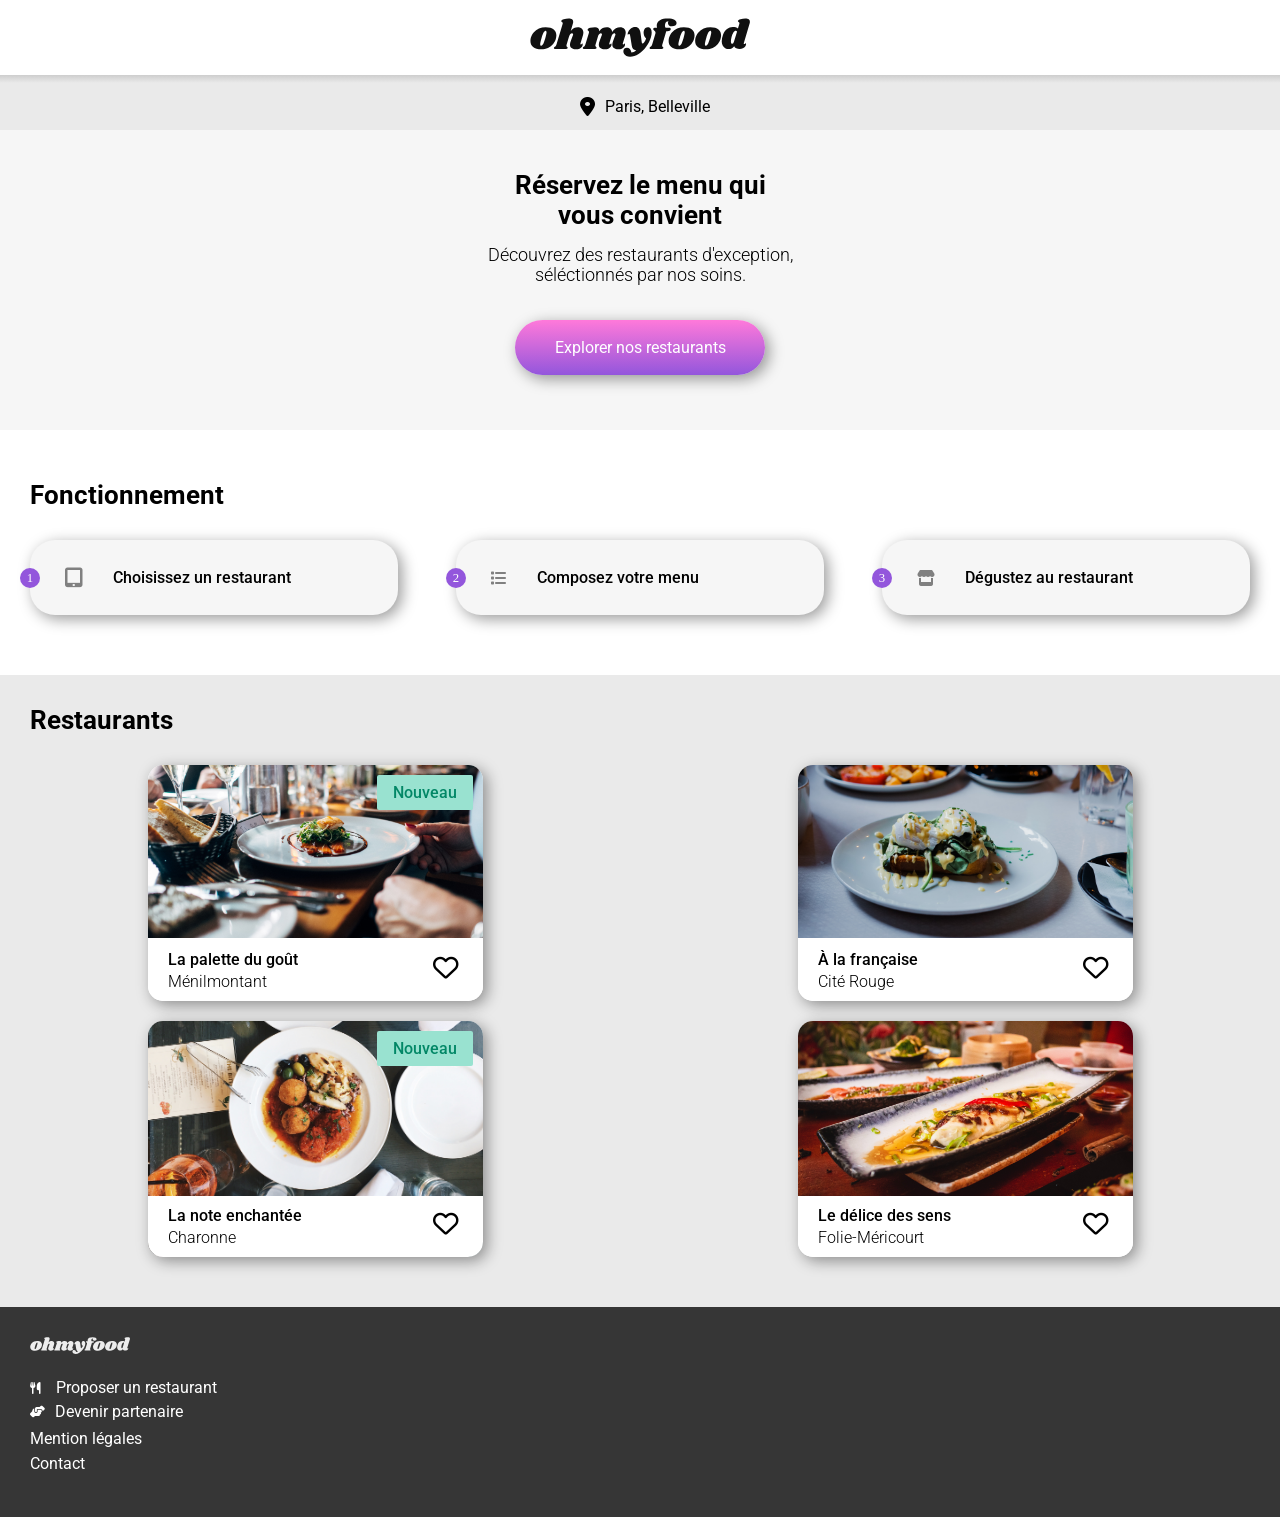
<file: index.html>
<!DOCTYPE html>
<html lang="en">
<head>
  <meta charset="UTF-8">
  <meta http-equiv="X-UA-Compatible" content="IE=edge">
  <meta name="viewport" content="width=device-width, initial-scale=1.0">
  <link rel="preconnect" href="https://fonts.googleapis.com">
  <link rel="preconnect" href="https://fonts.gstatic.com" crossorigin>
  <link href="https://fonts.googleapis.com/css2?family=Shrikhand&display=swap" rel="stylesheet">
  <link rel="preconnect" href="https://fonts.googleapis.com">
  <link rel="preconnect" href="https://fonts.gstatic.com" crossorigin>
  <link href="https://fonts.googleapis.com/css2?family=Roboto:wght@100;300;400;500;700;900&display=swap" rel="stylesheet">
  <link rel="stylesheet" href="https://cdnjs.cloudflare.com/ajax/libs/font-awesome/6.2.0/css/all.min.css" integrity="sha512-xh6O/CkQoPOWDdYTDqeRdPCVd1SpvCA9XXcUnZS2FmJNp1coAFzvtCN9BmamE+4aHK8yyUHUSCcJHgXloTyT2A==" crossorigin="anonymous" referrerpolicy="no-referrer" />
  <link rel="stylesheet" href="./public/css/style.css">
  <title>Ohmyfood</title>
</head>
<body>
  <div class="loader-container">
    <div class="loader-position">
      <div class="loader-center">
       <span class="loader"></span> 
      </div>      
        <span class="header__logo-titre">ohmyfood</span>
    </div>  
  </div>
  <header class="header">
    <img class= "header__logo" src="./images/logo/ohmyfood@2x.svg"  alt="Logo picture">
  </header>
  <div class="header__locate">
    <i class="header__locate__icon fa-lg fa-solid fa-location-dot"></i>
    <p class="header__locate__city">Paris, Belleville</p>
  </div>
  <section class="reservation">
    <div class="reservation__title">
      <p>Réservez le menu qui</p>
      <p>vous convient</p>
    </div>
    <div class="reservation__description">
      <p>Découvrez des restaurants d'exception,</p>
      <p>séléctionnés par nos soins.</p>
    </div>    
      <button class="btn">Explorer nos restaurants</button>          
  </section>
  <section class="operation">
    <p class="operation__title">Fonctionnement</p>
    <div class="operation__container">
      <div class="operation__bloc">
        <div>1</div>
        <i class="fa-solid fa-lg fa-tablet-screen-button"></i>
        <p>Choisissez un restaurant</p>
      </div>
      <div class="operation__bloc">
        <div>2</div>
        <i class="fa-solid fa-list"></i>
        <p>Composez votre menu</p>
      </div>
      <div class="operation__bloc operation__bloc--active">
        <div>3</div>
        <i class="fa-solid fa-store"></i>
        <p>Dégustez au restaurant</p>
      </div>
    </div>    
  </section>
  <section class="restaurant">
    <p class="restaurant__title">Restaurants</p>
    <div class="restaurant__cards">
      <div class="card">
        <a href="./pages/La_palette_du_gout.html">
          <div class="card__image">
          <img class="card__image--position1" src="./images/restaurants/jay-wennington-N_Y88TWmGwA-unsplash.jpg" alt=" Picture of La palette du goût">
          <div class="card__button">Nouveau</div>  
          </div>          
          <div class="card-body">
            <div class="card-text">
             <p class="card__title">La palette du goût</p>
             <p class="card__location">Ménilmontant</p>                        
            </div>
            <div class="card__icon">              
              <i class="fa-regular fa-heart"></i>
              <i class=" fa-solid fa-heart"></i> 
            </div>                    
          </div>
        </a>        
      </div>
      <div class="card">
        <a href="./pages/La_note_enchantee.html">
          <div class="card__image">
             <img class="card__image--position2" src="./images/restaurants/stil-u2Lp8tXIcjw-unsplash.jpg" alt=" Picture of La palette du goût">
             <div class="card__button">Nouveau</div>  
          </div>          
          <div class="card-body">
            <div class="card-text">
              <p class="card__title">La note enchantée</p>
              <p class="card__location">Charonne</p>            
            </div>
            <div class="card__icon">              
              <i class="fa-regular fa-heart"></i>
              <i class=" fa-solid fa-heart"></i> 
            </div>             
          </div>
        </a>        
      </div>
      <div class="card">
        <a href="./pages/A_la_francaise.html">
          <div class="card__image">
          <img class="card__image--position1" src="./images/restaurants/toa-heftiba-DQKerTsQwi0-unsplash.jpg" alt=" Picture of La palette du goût">
           
          </div>          
          <div class="card-body">
            <div class="card-text">
            <p class="card__title">À la française</p>
            <p class="card__location">Cité Rouge</p>            
            </div>
            <div class="card__icon">              
              <i class="fa-regular fa-heart"></i>
              <i class=" fa-solid fa-heart"></i> 
            </div>             
          </div>
        </a>        
      </div>
      <div class="card">
        <a href="./pages/Le_delice_des_sens.html">
          <div class="card__image">
          <img class="card__image--position1" src="./images/restaurants/louis-hansel-shotsoflouis-qNBGVyOCY8Q-unsplash.jpg" alt=" Picture of La palette du goût">            
          </div>          
          <div class="card-body">
            <div class="card-text">
            <p class="card__title">Le délice des sens</p>
            <p class="card__location">Folie-Méricourt</p>            
            </div>
            <div class="card__icon">              
              <i class="fa-regular fa-heart"></i>
              <i class=" fa-solid fa-heart"></i> 
            </div>            
          </div>
        </a>        
      </div>
    </div>
  </section>
  <footer class="footer">
    <img class= "footer__logo" src="./images/logo/ohmyfood@2x.svg"  alt="Logo picture">
    
      <div class="footer__bloc">
       <i class="icon-position  fa-solid fa-utensils fa-xs"></i>
       <a href="#"><span class="margin">Proposer un restaurant</span></a>
      </div>
      <div class="footer__bloc">
        <i class="fa-solid fa-handshake-angle fa-xs"></i>
        <a href="#">Devenir partenaire</a>
      </div>
      <a href="#" class="footer__link">Mention légales</a><br>
      <a href="mailto:contact@ohmyfood.fr" class="footer__link">Contact</a>
    

  </footer>
</body>
</html>
</file>
<file: public/css/style.css>
/* Colors */
/*  Fonts */
/* Button */
/* contient les fichiers qui definissent es fondations de votre site, 
par exemple la police de caractere et les normes que vous voulez appliquer 
sur tout votre site, telles que le box-sizing*/
* {
  box-sizing: border-box;
  margin: 0;
  padding: 0;
}

body {
  font-size: 16px;
}

a {
  text-decoration: none;
  color: inherit;
}

@keyframes loader {
  0% {
    opacity: 0.98;
    z-index: 2;
  }
  80%, 100% {
    opacity: 0.9;
    z-index: 2;
  }
  100% {
    opacity: 0;
    z-index: -2;
  }
}
@keyframes rotation {
  0% {
    transform: rotate(0deg);
  }
  100% {
    transform: rotate(360deg);
  }
}
@keyframes rotationBack {
  0% {
    transform: rotate(0deg);
  }
  100% {
    transform: rotate(-360deg);
  }
}
.loader-container {
  position: fixed;
  height: 100vh;
  background-color: #fff;
  inset: 0;
  animation: loader 3000ms forwards;
}
.loader-container .loader-position {
  position: absolute;
  top: 50%;
  left: 50%;
  transform: translate(-50%, -50%);
}

.loader {
  width: 48px;
  height: 48px;
  border-radius: 50%;
  display: inline-block;
  position: relative;
  border: 3px solid;
  border-color: #9356DC #9356DC transparent transparent;
  box-sizing: border-box;
  animation: rotation 1s linear infinite;
}

.loader::after,
.loader::before {
  content: "";
  box-sizing: border-box;
  position: absolute;
  left: 0;
  right: 0;
  top: 0;
  bottom: 0;
  margin: auto;
  border: 3px solid;
  border-color: transparent transparent #FF79DA #FF79DA;
  width: 40px;
  height: 40px;
  border-radius: 50%;
  box-sizing: border-box;
  animation: rotationBack 0.5s linear infinite;
  transform-origin: center center;
}

.loader::before {
  width: 32px;
  height: 32px;
  border-color: #99E2D0 #99E2D0 transparent transparent;
  animation: rotation 1.5s linear infinite;
}

.loader-center {
  display: flex;
  justify-content: center;
}

/* utilise pour ranger les blocs BEM qui sont independants, comme les boutons*/
.reservation {
  background-color: #f6f6f6;
  height: 300px;
  display: flex;
  flex-direction: column;
  align-items: center;
  font-family: "Roboto", sans-serif;
}
.reservation__title {
  font-family: "Roboto", sans-serif;
  font-size: 1.6rem;
  font-weight: bold;
  margin-top: 40px;
}
.reservation__title p:nth-child(2) {
  text-align: center;
}
.reservation__description {
  font-family: "Roboto", sans-serif;
  font-size: 1.1rem;
  font-weight: 300;
  margin-top: 15px;
}
.reservation__description p:nth-child(2) {
  text-align: center;
}

.operation {
  background-color: #fff;
}
.operation__title {
  font-family: "Roboto", sans-serif;
  font-size: 1.6rem;
  font-weight: bold;
  padding: 50px 30px 0;
}
.operation__container {
  display: flex;
  flex-direction: column;
  padding: 20px;
  margin-bottom: 30px;
}
@media screen and (min-width: 768px) {
  .operation__container {
    display: flex;
    flex-direction: row;
    justify-content: space-between;
  }
}
.operation__bloc {
  max-width: 33.333%;
  flex: 1;
  position: relative;
  cursor: pointer;
  display: flex;
  align-items: center;
  min-height: 75px;
  background-color: #f6f6f6;
  box-shadow: 4px 4px 15px rgba(0, 0, 0, 0.4);
  border-radius: 25px;
  margin: 0.625rem;
  transition: transform 200ms ease-in-out;
}
.operation__bloc:not(:last-child) {
  margin-right: 3rem;
}
.operation__bloc:hover {
  background: #f2eafb;
  transform: scale(1.02);
}
.operation__bloc:hover i {
  color: #9356DC;
}
.operation__bloc > div {
  position: absolute;
  left: -10px;
  line-height: 20px;
  text-align: center;
  width: 20px;
  height: 20px;
  color: #fff;
  background-color: #9356DC;
  border-radius: 25px;
  font-size: 0.8rem;
}
.operation__bloc > i {
  margin-left: 2.187rem;
  color: grey;
}
.operation__bloc > p {
  margin-left: 1.875rem;
  font-family: "Roboto", sans-serif;
  font-weight: 500;
  margin-right: 20px;
}

.btn {
  width: 250px;
  height: 55px;
  margin-top: 35px;
  font-size: 1rem;
  font-family: "Roboto", sans-serif;
  text-align: center;
  background: linear-gradient(to top, #9356DC 0%, #FF79DA 100%);
  color: #fff;
  box-shadow: 4px 4px 15px rgba(0, 0, 0, 0.4);
  border-radius: 10rem;
  border: none;
  cursor: pointer;
  transition: all 250ms;
  position: relative;
  z-index: 1;
  overflow: hidden;
  opacity: 1;
}
.btn:hover {
  box-shadow: 5px 5px 15px rgba(0, 0, 0, 0.6);
  transform: scale(1.05);
  opacity: 0.9;
}

.btn-container {
  width: 100%;
  height: 150px;
  background-color: #f6f6f6;
  display: flex;
  justify-content: center;
}
.btn-container .btn {
  width: 250px;
  margin-top: 50px;
}

/* dossier contenant ce qui est reutilisable, par exemple un header pour 
les mises en page de grande taille ou un footer*/
/* Restaurant Page*/
.menu {
  background-color: #f6f6f6;
  padding: 0 30px;
}

.image-container {
  width: 100%;
  height: 300px;
  position: relative;
  overflow: hidden;
}
.image-container img {
  width: 100%;
  position: absolute;
}
.image-container .card__image--position2 {
  top: -95px;
}
.image-container .card__image--position3 {
  top: -50px;
}

.restaurant-title {
  display: flex;
  justify-content: space-between;
  align-items: center;
  width: 100%;
  height: 100px;
  background-color: #f6f6f6;
  position: absolute;
  top: 200px;
  font-family: "Shrikhand", cursive;
  padding: 0 30px;
  border-radius: 25px 25px 0 0;
}

.menu-title h2 {
  font-family: "Roboto", sans-serif;
  font-weight: 300;
  text-transform: uppercase;
  font-size: 0.8rem;
  background-color: #f6f6f6;
}

.menu-title h2::after {
  content: "";
  display: block;
  width: 30px;
  height: 2px;
  margin-top: 2px;
  background-color: #99E2D0;
}

.menu-container {
  display: flex;
  flex-direction: column;
  background-color: #f6f6f6;
  padding: 10px 0;
}
@media screen and (min-width: 768px) {
  .menu-container {
    display: grid;
    grid-template: repeat(1, 1fr)/repeat(3, 1fr);
    gap: 10px;
    height: auto;
  }
}

.starter-container--extend {
  height: 370px;
}

/* Header Main page */
.header {
  display: flex;
  justify-content: center;
  align-items: center;
  height: 75px;
  background-color: white;
}
.header__logo {
  width: 220px;
}
.header__logo-titre {
  width: 50%;
  font-family: "Shrikhand", cursive;
  font-size: 3rem;
  margin: 0 10px;
  color: #9356DC;
}

.header__locate {
  height: 55px;
  display: flex;
  justify-content: center;
  align-items: center;
  background-color: #EAEAEA;
  border-top: 8px solid #f6f6f6;
  border-image: linear-gradient(rgba(0, 0, 0, 0.121), #EAEAEA) 80;
}
.header__locate__icon {
  margin: 0 10px;
}
.header__locate__city {
  font-family: "Roboto", sans-serif;
}

/* Header Restaurant */
.header-page {
  width: 100%;
  display: flex;
  justify-content: center;
  align-items: center;
  height: 75px;
  background-color: white;
}
.header-page__icon {
  position: absolute;
  left: 30px;
  top: 25px;
  font-size: 1.4em;
  color: #000;
  transform: scale(1);
  transition: transform 200ms ease-in-out;
}
.header-page__icon:hover {
  transform: scale(1.4);
}
.header-page__logo {
  width: 220px;
}

.footer {
  width: 100%;
  height: 210px;
  background-color: #363636;
  padding: 30px;
  font-family: "Roboto", sans-serif;
  color: #fff;
}
.footer__logo {
  filter: invert(96%) sepia(0%) saturate(7468%) hue-rotate(120deg) brightness(104%) contrast(98%);
  width: 100px;
  margin-bottom: 15px;
}
.footer__bloc {
  display: flex;
  align-items: center;
  margin: 5px 0;
}
.footer__bloc i {
  padding-right: 10px;
}
.footer__bloc .icon-position {
  padding-right: 15px;
}
.footer__link {
  display: inline-block;
  margin: 3px 0;
}

@keyframes slidedown {
  0% {
    transform: translateY(30px);
    opacity: 0;
  }
  80%, 100% {
    opacity: 0.6;
  }
  100% {
    transform: translateY(0);
    opacity: 1;
  }
}
@keyframes spin-check {
  from {
    transform: rotate(-270deg);
  }
  to {
    transform: rotate(0);
  }
}
.dishes-card {
  display: flex;
  height: 60px;
  background-color: #fff;
  border-radius: 15px;
  box-shadow: 4px 4px 15px rgba(0, 0, 0, 0.5);
  margin: 10px 0;
  cursor: pointer;
  overflow: hidden;
}
.dishes-card--anim1 {
  animation: slidedown 1000ms linear 100ms forwards;
  grid-row-start: 1;
}
.dishes-card--anim2 {
  animation: slidedown 1000ms linear 200ms forwards;
  grid-row-start: 1;
}
.dishes-card--anim3 {
  animation: slidedown 1000ms linear 300ms forwards;
  grid-row-start: 1;
}
.dishes-card--anim4 {
  animation: slidedown 1000ms linear 400ms forwards;
}
.dishes-card--extend {
  height: 80px;
}
.dishes-card__text {
  display: flex;
  flex-direction: column;
  justify-content: center;
  margin: 5px 10px;
  text-overflow: ellipsis;
  white-space: nowrap;
  overflow: hidden;
}
.dishes-card__text p {
  text-overflow: ellipsis;
  white-space: nowrap;
  overflow: hidden;
  padding: 2px 0;
}
.dishes-card__text p:first-child {
  font-family: "Roboto", sans-serif;
  font-weight: 500;
}
.dishes-card__text p:last-child {
  font-family: "Roboto", sans-serif;
  font-weight: 300;
  font-size: 0.9rem;
}
.dishes-card__price {
  font-family: "Roboto", sans-serif;
  font-weight: 600;
  font-size: 0.9rem;
  padding: 33px 20px 0 0;
  margin-left: auto;
}
.dishes-card__animation {
  display: grid;
  place-items: center;
  height: 60px;
  width: 4rem;
  background-color: #99E2D0;
  border-radius: 0 15px 15px 0;
  margin-right: -4rem;
  transition: margin-right 400ms;
}
.dishes-card__animation--extend {
  height: 100%;
}
.dishes-card:hover .dishes-card__animation {
  margin: 0;
}
.dishes-card:hover .circle-animation {
  animation: spin-check 500ms;
}

.circle-animation {
  position: relative;
  height: 23px;
  width: 23px;
  border-radius: 50%;
  background-color: #fff;
}

.circle-animation i {
  position: absolute;
  top: 50%;
  left: 50%;
  transform: translate(-50%, -50%);
  color: #99E2D0;
  font-weight: bold;
}

.restaurant {
  padding-bottom: 50px;
  background-color: #EAEAEA;
}
.restaurant__cards {
  display: grid;
  grid-template: repeat(4, 1fr)/1fr;
  grid-auto-flow: column;
  grid-gap: 20px;
}
@media screen and (min-width: 768px) {
  .restaurant__cards {
    grid-template: repeat(2, 1fr)/repeat(2, 1fr);
  }
}
.restaurant > p {
  font-family: "Roboto", sans-serif;
  font-size: 1.6rem;
  font-weight: bold;
  padding: 30px 30px;
}

.card {
  min-width: 335px;
  margin: 0 auto;
  background-color: #fff;
  box-shadow: 4px 4px 15px rgba(0, 0, 0, 0.4);
  border-radius: 15px;
  position: relative;
  overflow: hidden;
}
.card__image {
  height: 175px;
  position: relative;
}
.card__image img {
  width: 100%;
  position: absolute;
  object-fit: cover;
}
.card__image--position1 {
  top: -50px;
}
.card__image--position2 {
  top: -150px;
}
.card__button {
  cursor: pointer;
  background-color: #99E2D0;
  color: #028766;
  border: #99E2D0;
  border-radius: 2px;
  font-family: "Roboto", sans-serif;
  font-weight: 500;
  text-align: center;
  padding: 8px 16px;
  top: 10px;
  right: 10px;
  transition: transform 200ms ease-in-out;
  transform: scale(1);
  position: absolute;
}
.card__button:hover {
  transform: scale(1.05);
}
.card .card-body {
  position: relative;
  display: flex;
  justify-content: space-between;
  width: 100%;
  background-color: #fff;
}
.card .card-text {
  display: flex;
  flex-direction: column;
  justify-content: center;
  padding: 10px 20px;
}
.card__title {
  font-family: "Roboto", sans-serif;
  font-weight: 500;
}
.card__location {
  font-family: "Roboto", sans-serif;
  font-weight: 300;
  margin-top: 3px;
}
.card__icon {
  position: absolute;
  top: 25%;
  transform: translateY(-25%);
  right: 50px;
  font-size: 1.6rem;
}
.card__icon--page {
  top: 38px;
}
.card__icon i:first-child {
  opacity: 1;
  position: absolute;
  transition: opacity 200ms;
}
.card__icon i:first-child:hover {
  opacity: 0;
}
.card__icon i:last-child {
  opacity: 0;
  position: absolute;
  background: linear-gradient(to top, #9356DC, #FF79DA);
  background-clip: text;
  -webkit-background-clip: text;
  color: transparent;
  transition: opacity 200ms;
}
.card__icon i:last-child:hover {
  opacity: 1;
}

/*# sourceMappingURL=style.css.map */
</file>
